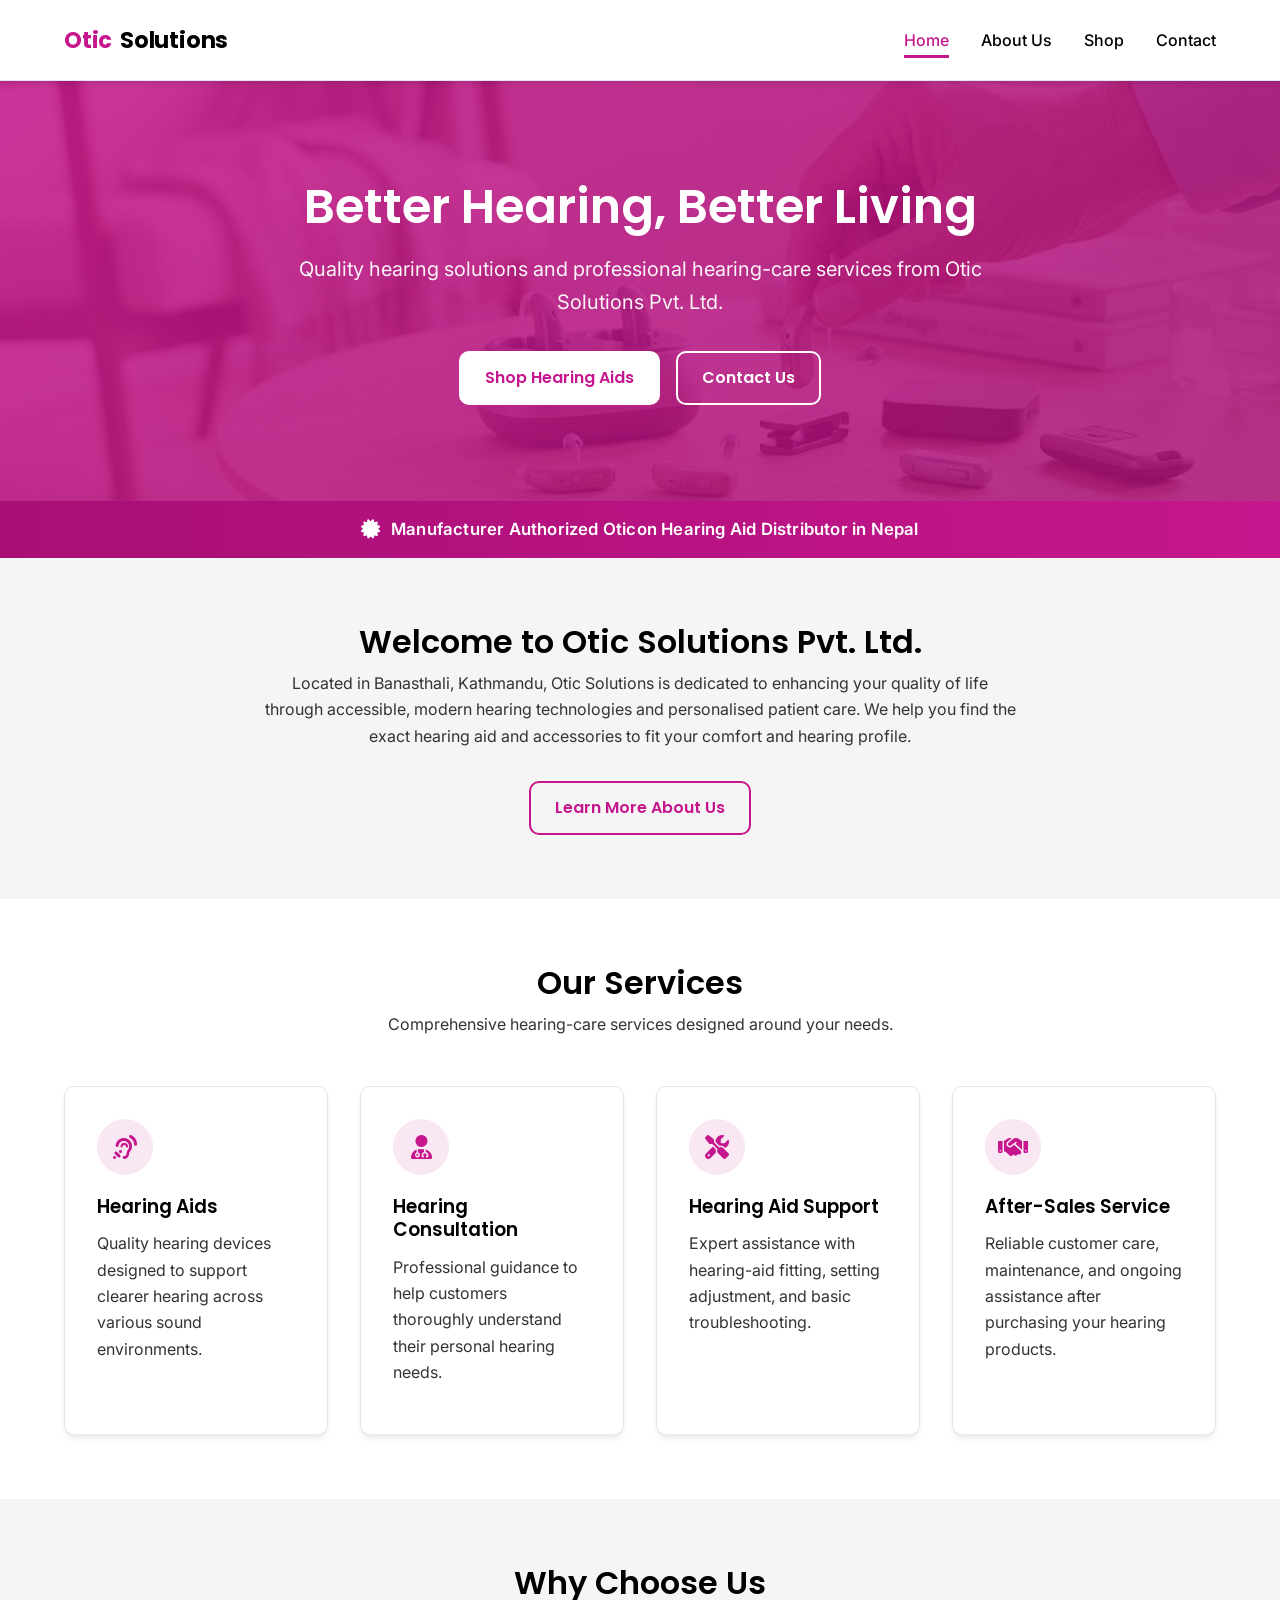
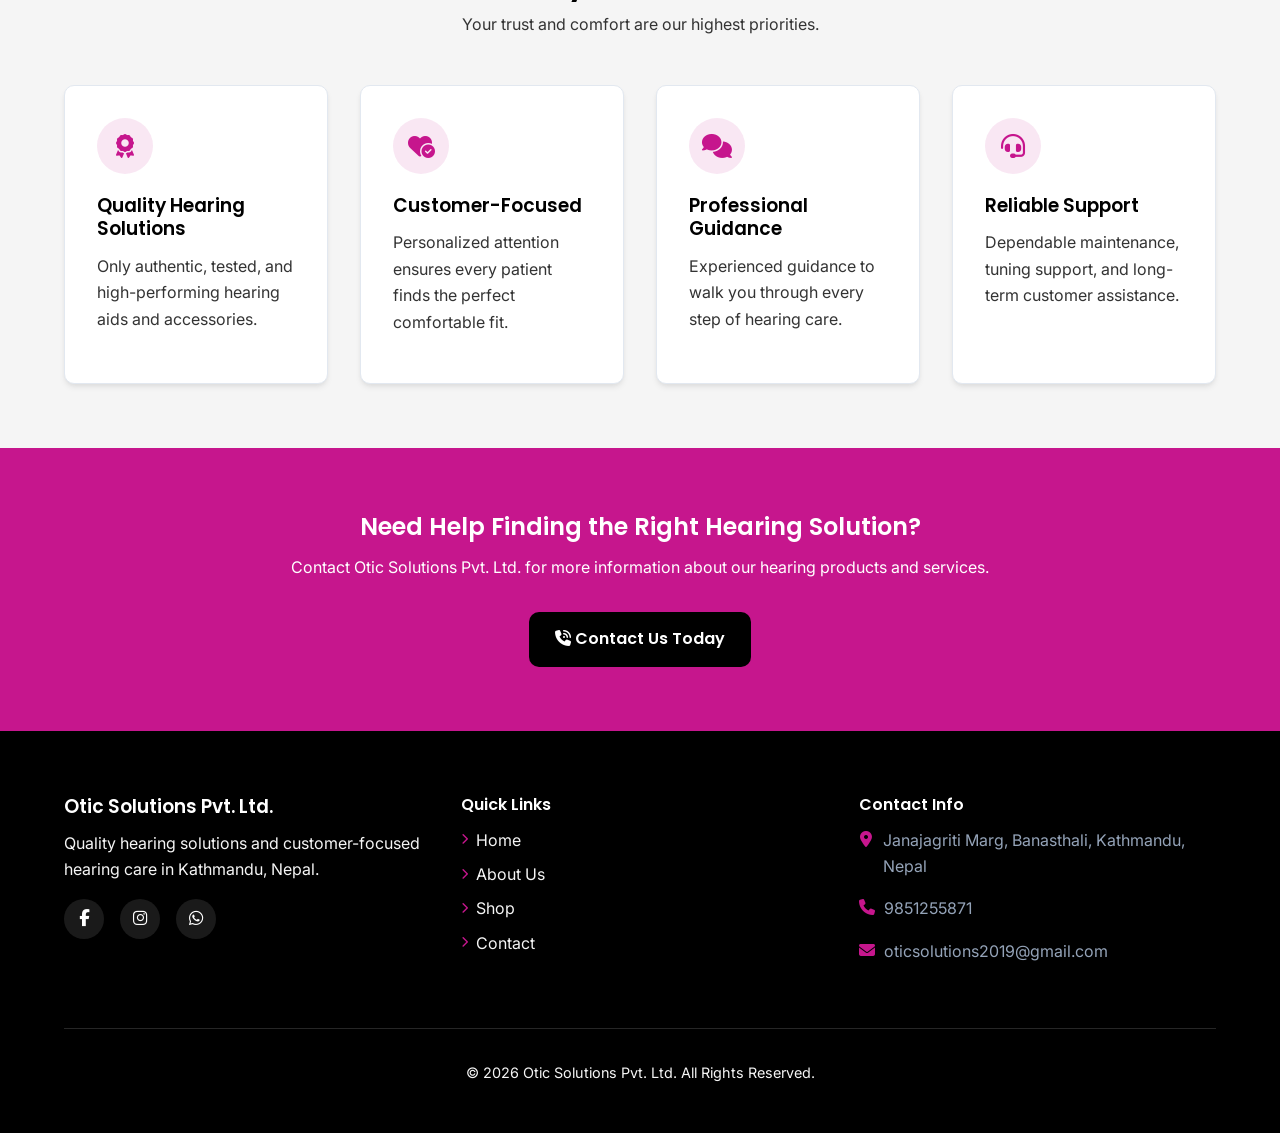
<file: index.html>
<!doctype html>
<html lang="en">
  <head>
    <meta charset="UTF-8" />
    <meta name="viewport" content="width=device-width, initial-scale=1.0" />
    <meta
      name="description"
      content="Otic Solutions Pvt. Ltd. provides quality hearing aids and expert hearing care services in Banasthali, Kathmandu, Nepal."
    />
    <title>Otic Solutions Pvt. Ltd.</title>
    <link rel="preconnect" href="https://fonts.googleapis.com" />
    <link rel="preconnect" href="https://fonts.gstatic.com" crossorigin />
    <link
      href="https://fonts.googleapis.com/css2?family=Inter:wght@400;500;600&family=Poppins:wght@600;700;800&display=swap"
      rel="stylesheet"
    />
    <link
      rel="stylesheet"
      href="https://cdnjs.cloudflare.com/ajax/libs/font-awesome/6.5.2/css/all.min.css"
      crossorigin="anonymous"
      referrerpolicy="no-referrer"
    />
    <link rel="stylesheet" href="css/style.css?v=3" />
  </head>
  <body>
    <header class="header">
      <div class="container nav-container">
        <a href="index.html" class="logo">Otic <span>Solutions</span></a>
        <button
          class="hamburger"
          id="hamburger-btn"
          aria-label="Toggle navigation"
        >
          <span></span>
          <span></span>
          <span></span>
        </button>
        <ul class="nav-menu" id="nav-menu">
          <li><a href="index.html" class="nav-link active">Home</a></li>
          <li><a href="about.html" class="nav-link">About Us</a></li>
          <li><a href="shop.html" class="nav-link">Shop</a></li>
          <li><a href="contact.html" class="nav-link">Contact</a></li>
        </ul>
      </div>
    </header>

    <section class="hero">
      <div class="container hero-content">
        <h1>Better Hearing, Better Living</h1>
        <p>
          Quality hearing solutions and professional hearing-care services from
          Otic Solutions Pvt. Ltd.
        </p>
        <div class="hero-buttons">
          <a href="shop.html" class="btn btn-primary">Shop Hearing Aids</a>
          <a
            href="contact.html"
            class="btn btn-outline"
            style="color: white; border-color: white"
            >Contact Us</a
          >
        </div>
      </div>
    </section>

    <div class="trust-badge">
      <div class="container trust-badge-inner">
        <i class="fa-solid fa-certificate"></i>
        <span
          >Manufacturer Authorized Oticon Hearing Aid Distributor in Nepal</span
        >
      </div>
    </div>

    <section class="section">
      <div class="container" style="text-align: center; max-width: 800px">
        <h2 class="section-title">Welcome to Otic Solutions Pvt. Ltd.</h2>
        <p>
          Located in Banasthali, Kathmandu, Otic Solutions is dedicated to
          enhancing your quality of life through accessible, modern hearing
          technologies and personalised patient care. We help you find the exact
          hearing aid and accessories to fit your comfort and hearing profile.
        </p>
        <a href="about.html" class="btn btn-outline" style="margin-top: 1rem"
          >Learn More About Us</a
        >
      </div>
    </section>

    <section class="section" style="background-color: #fff">
      <div class="container">
        <h2 class="section-title">Our Services</h2>
        <p class="section-subtitle">
          Comprehensive hearing-care services designed around your needs.
        </p>
        <div class="grid grid-4">
          <div class="card">
            <div class="card-icon"><i class="fa-solid fa-ear-listen"></i></div>
            <h3>Hearing Aids</h3>
            <p>
              Quality hearing devices designed to support clearer hearing across
              various sound environments.
            </p>
          </div>
          <div class="card">
            <div class="card-icon"><i class="fa-solid fa-user-doctor"></i></div>
            <h3>Hearing Consultation</h3>
            <p>
              Professional guidance to help customers thoroughly understand
              their personal hearing needs.
            </p>
          </div>
          <div class="card">
            <div class="card-icon">
              <i class="fa-solid fa-screwdriver-wrench"></i>
            </div>
            <h3>Hearing Aid Support</h3>
            <p>
              Expert assistance with hearing-aid fitting, setting adjustment,
              and basic troubleshooting.
            </p>
          </div>
          <div class="card">
            <div class="card-icon"><i class="fa-solid fa-handshake"></i></div>
            <h3>After-Sales Service</h3>
            <p>
              Reliable customer care, maintenance, and ongoing assistance after
              purchasing your hearing products.
            </p>
          </div>
        </div>
      </div>
    </section>

    <section class="section">
      <div class="container">
        <h2 class="section-title">Why Choose Us</h2>
        <p class="section-subtitle">
          Your trust and comfort are our highest priorities.
        </p>
        <div class="grid grid-4">
          <div class="card">
            <div class="card-icon"><i class="fa-solid fa-award"></i></div>
            <h3>Quality Hearing Solutions</h3>
            <p>
              Only authentic, tested, and high-performing hearing aids and
              accessories.
            </p>
          </div>
          <div class="card">
            <div class="card-icon">
              <i class="fa-solid fa-heart-circle-check"></i>
            </div>
            <h3>Customer-Focused</h3>
            <p>
              Personalized attention ensures every patient finds the perfect
              comfortable fit.
            </p>
          </div>
          <div class="card">
            <div class="card-icon"><i class="fa-solid fa-comments"></i></div>
            <h3>Professional Guidance</h3>
            <p>
              Experienced guidance to walk you through every step of hearing
              care.
            </p>
          </div>
          <div class="card">
            <div class="card-icon"><i class="fa-solid fa-headset"></i></div>
            <h3>Reliable Support</h3>
            <p>
              Dependable maintenance, tuning support, and long-term customer
              assistance.
            </p>
          </div>
        </div>
      </div>
    </section>

    <section class="section cta-section">
      <div class="container">
        <h2>Need Help Finding the Right Hearing Solution?</h2>
        <p>
          Contact Otic Solutions Pvt. Ltd. for more information about our
          hearing products and services.
        </p>
        <a href="contact.html" class="btn"
          ><i class="fa-solid fa-phone-volume"></i> Contact Us Today</a
        >
      </div>
    </section>

    <footer class="footer">
      <div class="container">
        <div class="footer-grid">
          <div>
            <h3>Otic Solutions Pvt. Ltd.</h3>
            <p>
              Quality hearing solutions and customer-focused hearing care in
              Kathmandu, Nepal.
            </p>
            <div class="social-links">
              <a
                href="https://www.facebook.com/oticonhearingaidnepal"
                target="_blank"
                rel="noopener"
                class="social-btn"
                aria-label="Facebook"
                ><i class="fa-brands fa-facebook-f"></i
              ></a>
              <a
                href="https://www.instagram.com/oticsolutions2019/"
                target="_blank"
                rel="noopener"
                class="social-btn"
                aria-label="Instagram"
                ><i class="fa-brands fa-instagram"></i
              ></a>
              <a
                href="https://wa.me/9779851255871"
                target="_blank"
                rel="noopener"
                class="social-btn"
                aria-label="WhatsApp"
                ><i class="fa-brands fa-whatsapp"></i
              ></a>
            </div>
          </div>
          <div>
            <h4>Quick Links</h4>
            <ul class="footer-links">
              <li>
                <a href="index.html"
                  ><i class="fa-solid fa-chevron-right"></i> Home</a
                >
              </li>
              <li>
                <a href="about.html"
                  ><i class="fa-solid fa-chevron-right"></i> About Us</a
                >
              </li>
              <li>
                <a href="shop.html"
                  ><i class="fa-solid fa-chevron-right"></i> Shop</a
                >
              </li>
              <li>
                <a href="contact.html"
                  ><i class="fa-solid fa-chevron-right"></i> Contact</a
                >
              </li>
            </ul>
          </div>
          <div>
            <h4>Contact Info</h4>
            <p class="footer-contact-item">
              <i class="fa-solid fa-location-dot"></i>
              <a
                href="https://maps.app.goo.gl/Ei35cJYQdCSMB6tg8"
                style="color: #94a3b8"
                >Janajagriti Marg, Banasthali, Kathmandu, Nepal</a
              >
            </p>
            <p class="footer-contact-item">
              <i class="fa-solid fa-phone"></i>
              <a href="tel:9851255871" style="color: #94a3b8">9851255871</a>
            </p>
            <p class="footer-contact-item">
              <i class="fa-solid fa-envelope"></i>
              <a
                href="mailto:oticsolutions2019@gmail.com"
                style="color: #94a3b8"
                >oticsolutions2019@gmail.com</a
              >
            </p>
          </div>
        </div>
        <div class="footer-bottom">
          <p>&copy; 2026 Otic Solutions Pvt. Ltd. All Rights Reserved.</p>
        </div>
      </div>
    </footer>

    <script src="js/script.js"></script>
  </body>
</html>
</file>
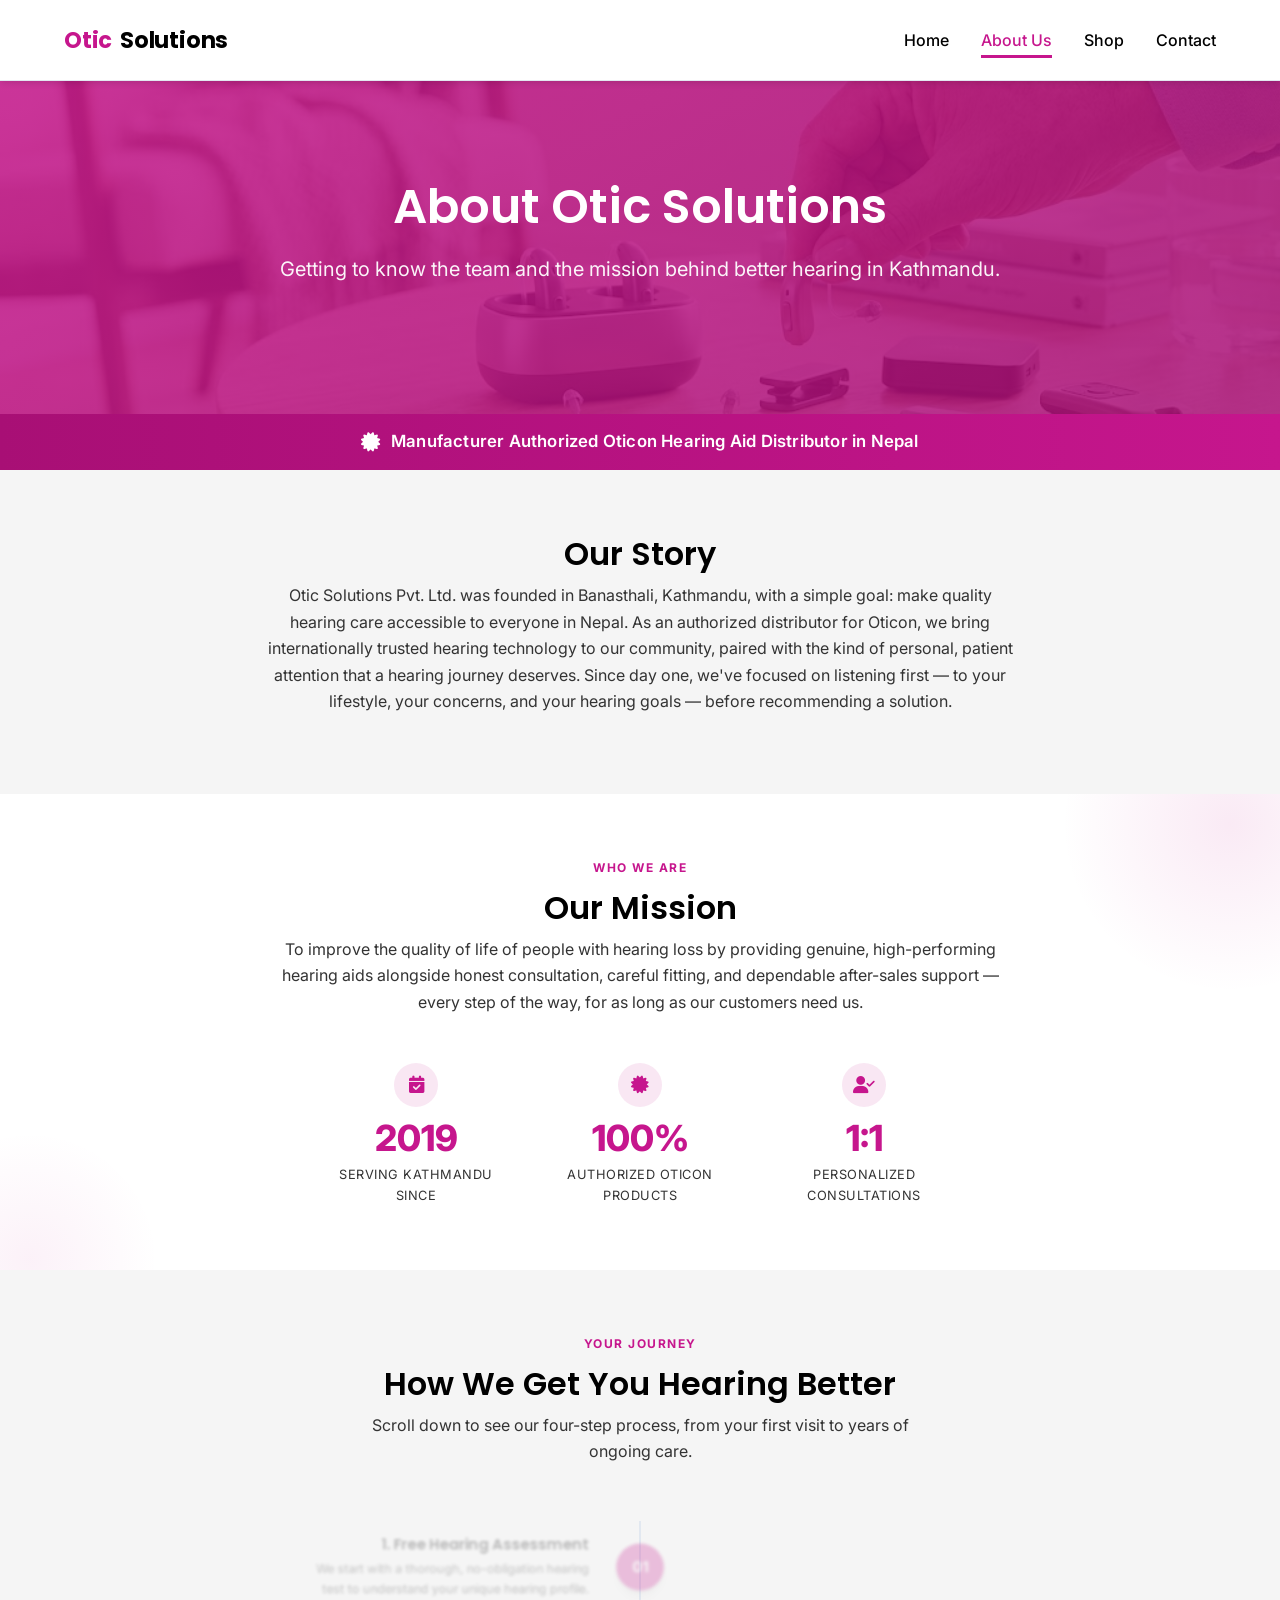
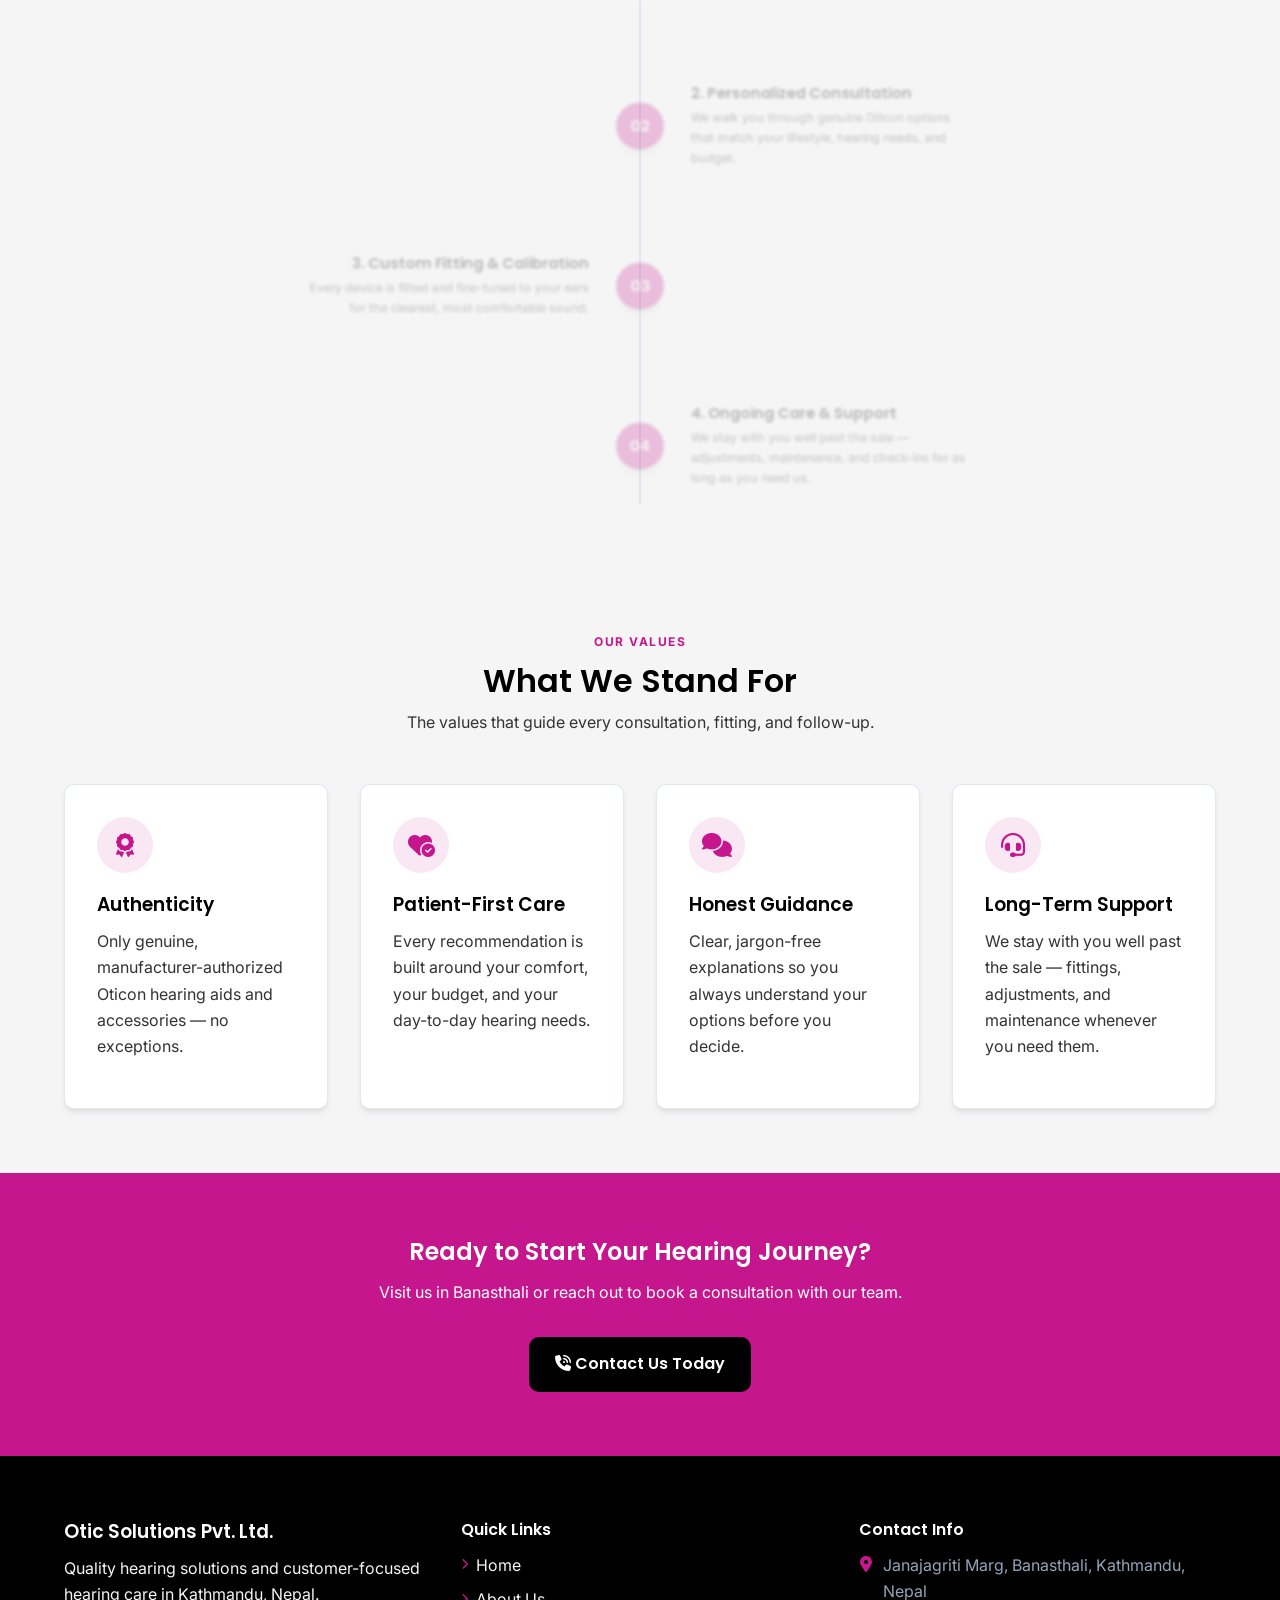
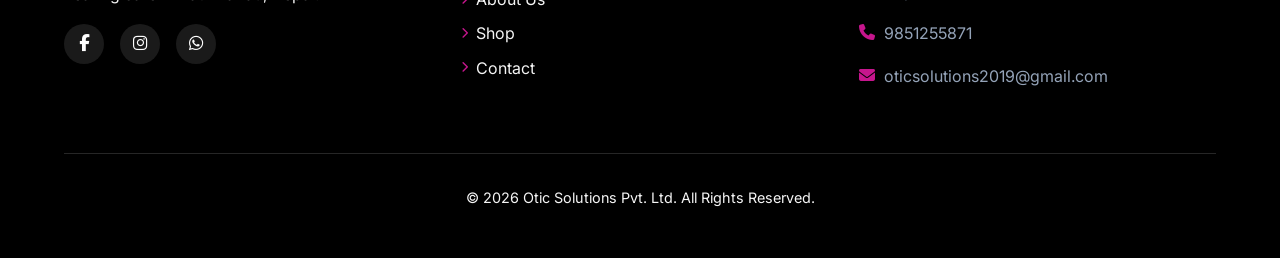
<file: about.html>
<!doctype html>
<html lang="en">
  <head>
    <meta charset="UTF-8" />
    <meta name="viewport" content="width=device-width, initial-scale=1.0" />
    <meta
      name="description"
      content="Learn about Otic Solutions Pvt. Ltd. — an authorized Oticon hearing aid distributor in Banasthali, Kathmandu, Nepal, dedicated to better hearing and better living."
    />
    <title>About Us | Otic Solutions Pvt. Ltd.</title>
    <link rel="preconnect" href="https://fonts.googleapis.com" />
    <link rel="preconnect" href="https://fonts.gstatic.com" crossorigin />
    <link
      href="https://fonts.googleapis.com/css2?family=Inter:wght@400;500;600&family=Poppins:wght@600;700;800&display=swap"
      rel="stylesheet"
    />
    <link
      rel="stylesheet"
      href="https://cdnjs.cloudflare.com/ajax/libs/font-awesome/6.5.2/css/all.min.css"
      crossorigin="anonymous"
      referrerpolicy="no-referrer"
    />
    <link rel="stylesheet" href="css/style.css?v=3" />
  </head>
  <body>
    <header class="header">
      <div class="container nav-container">
        <a href="index.html" class="logo">Otic <span>Solutions</span></a>
        <button
          class="hamburger"
          id="hamburger-btn"
          aria-label="Toggle navigation"
        >
          <span></span>
          <span></span>
          <span></span>
        </button>
        <ul class="nav-menu" id="nav-menu">
          <li><a href="index.html" class="nav-link active">Home</a></li>
          <li><a href="about.html" class="nav-link">About Us</a></li>
          <li><a href="shop.html" class="nav-link">Shop</a></li>
          <li><a href="contact.html" class="nav-link">Contact</a></li>
        </ul>
      </div>
    </header>

    <section class="hero">
      <div class="container hero-content">
        <h1>About Otic Solutions</h1>
        <p>
          Getting to know the team and the mission behind better hearing in
          Kathmandu.
        </p>
      </div>
    </section>

    <div class="trust-badge">
      <div class="container trust-badge-inner">
        <i class="fa-solid fa-certificate"></i>
        <span>Manufacturer Authorized Oticon Hearing Aid Distributor in Nepal</span>
      </div>
    </div>

    <section class="section">
      <div class="container" style="text-align: center; max-width: 800px">
        <h2 class="section-title">Our Story</h2>
        <p>
          Otic Solutions Pvt. Ltd. was founded in Banasthali, Kathmandu, with a
          simple goal: make quality hearing care accessible to everyone in
          Nepal. As an authorized distributor for Oticon, we bring
          internationally trusted hearing technology to our community, paired
          with the kind of personal, patient attention that a hearing journey
          deserves. Since day one, we've focused on listening first — to your
          lifestyle, your concerns, and your hearing goals — before
          recommending a solution.
        </p>
      </div>
    </section>

    <section class="section mission-section" style="background-color: #fff">
      <div class="container" style="text-align: center; max-width: 800px">
        <span class="eyebrow">Who We Are</span>
        <h2 class="section-title">Our Mission</h2>
        <p>
          To improve the quality of life of people with hearing loss by
          providing genuine, high-performing hearing aids alongside honest
          consultation, careful fitting, and dependable after-sales support —
          every step of the way, for as long as our customers need us.
        </p>
        <div class="stats-grid">
          <div class="stat-item">
            <div class="stat-icon"><i class="fa-solid fa-calendar-check"></i></div>
            <div class="stat-number">2019</div>
            <div class="stat-label">Serving Kathmandu Since</div>
          </div>
          <div class="stat-item">
            <div class="stat-icon"><i class="fa-solid fa-certificate"></i></div>
            <div class="stat-number">100%</div>
            <div class="stat-label">Authorized Oticon Products</div>
          </div>
          <div class="stat-item">
            <div class="stat-icon"><i class="fa-solid fa-user-check"></i></div>
            <div class="stat-number">1:1</div>
            <div class="stat-label">Personalized Consultations</div>
          </div>
        </div>
      </div>
    </section>

    <!-- 3D Zooming Scroll Timeline Section -->
    <section class="section timeline-section" style="background-color: var(--light-gray)">
      <div class="container">
        <div style="text-align: center; max-width: 700px; margin: 0 auto">
          <span class="eyebrow">Your Journey</span>
          <h2 class="section-title">How We Get You Hearing Better</h2>
          <p class="section-subtitle">
            Scroll down to see our four-step process, from your first visit
            to years of ongoing care.
          </p>
        </div>

        <div class="timeline-3d-container">
          <div class="timeline-connector"></div>

          <div class="timeline-steps">
            <!-- Step 1 -->
            <div class="timeline-item-3d timeline-row">
              <div class="timeline-text timeline-text-right">
                <h3>1. Free Hearing Assessment</h3>
                <p>
                  We start with a thorough, no-obligation hearing test to
                  understand your unique hearing profile.
                </p>
              </div>
              <div class="badge-3d">01</div>
              <div class="timeline-spacer"></div>
            </div>

            <!-- Step 2 -->
            <div class="timeline-item-3d timeline-row">
              <div class="timeline-spacer"></div>
              <div class="badge-3d">02</div>
              <div class="timeline-text timeline-text-left">
                <h3>2. Personalized Consultation</h3>
                <p>
                  We walk you through genuine Oticon options that match your
                  lifestyle, hearing needs, and budget.
                </p>
              </div>
            </div>

            <!-- Step 3 -->
            <div class="timeline-item-3d timeline-row">
              <div class="timeline-text timeline-text-right">
                <h3>3. Custom Fitting & Calibration</h3>
                <p>
                  Every device is fitted and fine-tuned to your ears for the
                  clearest, most comfortable sound.
                </p>
              </div>
              <div class="badge-3d">03</div>
              <div class="timeline-spacer"></div>
            </div>

            <!-- Step 4 -->
            <div class="timeline-item-3d timeline-row">
              <div class="timeline-spacer"></div>
              <div class="badge-3d">04</div>
              <div class="timeline-text timeline-text-left">
                <h3>4. Ongoing Care & Support</h3>
                <p>
                  We stay with you well past the sale — adjustments,
                  maintenance, and check-ins for as long as you need us.
                </p>
              </div>
            </div>
          </div>
        </div>
      </div>
    </section>

    <section class="section">
      <div class="container">
        <div style="text-align: center">
          <span class="eyebrow">Our Values</span>
        </div>
        <h2 class="section-title">What We Stand For</h2>
        <p class="section-subtitle">
          The values that guide every consultation, fitting, and follow-up.
        </p>
        <div class="grid grid-4">
          <div class="card fade-in-up">
            <div class="card-icon"><i class="fa-solid fa-award"></i></div>
            <h3>Authenticity</h3>
            <p>
              Only genuine, manufacturer-authorized Oticon hearing aids and
              accessories — no exceptions.
            </p>
          </div>
          <div class="card fade-in-up">
            <div class="card-icon"><i class="fa-solid fa-heart-circle-check"></i></div>
            <h3>Patient-First Care</h3>
            <p>
              Every recommendation is built around your comfort, your budget,
              and your day-to-day hearing needs.
            </p>
          </div>
          <div class="card fade-in-up">
            <div class="card-icon"><i class="fa-solid fa-comments"></i></div>
            <h3>Honest Guidance</h3>
            <p>
              Clear, jargon-free explanations so you always understand your
              options before you decide.
            </p>
          </div>
          <div class="card fade-in-up">
            <div class="card-icon"><i class="fa-solid fa-headset"></i></div>
            <h3>Long-Term Support</h3>
            <p>
              We stay with you well past the sale — fittings, adjustments, and
              maintenance whenever you need them.
            </p>
          </div>
        </div>
      </div>
    </section>

    <section class="section cta-section">
      <div class="container">
        <h2>Ready to Start Your Hearing Journey?</h2>
        <p>
          Visit us in Banasthali or reach out to book a consultation with our
          team.
        </p>
        <a href="contact.html" class="btn"
          ><i class="fa-solid fa-phone-volume"></i> Contact Us Today</a
        >
      </div>
    </section>

    <footer class="footer">
      <div class="container">
        <div class="footer-grid">
          <div>
            <h3>Otic Solutions Pvt. Ltd.</h3>
            <p>
              Quality hearing solutions and customer-focused hearing care in
              Kathmandu, Nepal.
            </p>
            <div class="social-links">
              <a
                href="https://www.facebook.com/oticonhearingaidnepal"
                target="_blank"
                rel="noopener"
                class="social-btn"
                aria-label="Facebook"
                ><i class="fa-brands fa-facebook-f"></i
              ></a>
              <a
                href="https://www.instagram.com/oticsolutions2019/"
                target="_blank"
                rel="noopener"
                class="social-btn"
                aria-label="Instagram"
                ><i class="fa-brands fa-instagram"></i
              ></a>
              <a
                href="https://wa.me/9779851255871"
                target="_blank"
                rel="noopener"
                class="social-btn"
                aria-label="WhatsApp"
                ><i class="fa-brands fa-whatsapp"></i
              ></a>
            </div>
          </div>
          <div>
            <h4>Quick Links</h4>
            <ul class="footer-links">
              <li>
                <a href="index.html"
                  ><i class="fa-solid fa-chevron-right"></i> Home</a
                >
              </li>
              <li>
                <a href="about.html"
                  ><i class="fa-solid fa-chevron-right"></i> About Us</a
                >
              </li>
              <li>
                <a href="shop.html"
                  ><i class="fa-solid fa-chevron-right"></i> Shop</a
                >
              </li>
              <li>
                <a href="contact.html"
                  ><i class="fa-solid fa-chevron-right"></i> Contact</a
                >
              </li>
            </ul>
          </div>
          <div>
            <h4>Contact Info</h4>
            <p class="footer-contact-item">
              <i class="fa-solid fa-location-dot"></i>
              <a
                href="https://maps.app.goo.gl/Ei35cJYQdCSMB6tg8"
                style="color: #94a3b8"
                >Janajagriti Marg, Banasthali, Kathmandu, Nepal</a
              >
            </p>
            <p class="footer-contact-item">
              <i class="fa-solid fa-phone"></i>
              <a href="tel:9851255871" style="color: #94a3b8">9851255871</a>
            </p>
            <p class="footer-contact-item">
              <i class="fa-solid fa-envelope"></i>
              <a
                href="mailto:oticsolutions2019@gmail.com"
                style="color: #94a3b8"
                >oticsolutions2019@gmail.com</a
              >
            </p>
          </div>
        </div>
        <div class="footer-bottom">
          <p>&copy; 2026 Otic Solutions Pvt. Ltd. All Rights Reserved.</p>
        </div>
      </div>
    </footer>

    <script src="js/script.js"></script>

    <!-- Scroll-driven effects: 3D timeline zoom + fade-in-up reveals -->
    <script>
      document.addEventListener("DOMContentLoaded", () => {
        // 3D Zooming Scroll Timeline
        const timelineItems = document.querySelectorAll(".timeline-item-3d");
        const timelineObserver = new IntersectionObserver(
          (entries) => {
            entries.forEach((entry) => {
              entry.target.classList.toggle("active-3d", entry.isIntersecting);
            });
          },
          { root: null, rootMargin: "-25% 0px -25% 0px", threshold: 0.2 },
        );
        timelineItems.forEach((item) => timelineObserver.observe(item));

        // Fade-in-up reveals for stat items and value cards
        const revealItems = document.querySelectorAll(
          ".fade-in-up, .stat-item",
        );
        const revealObserver = new IntersectionObserver(
          (entries) => {
            entries.forEach((entry) => {
              if (entry.isIntersecting) {
                entry.target.classList.add("in-view");
                revealObserver.unobserve(entry.target);
              }
            });
          },
          { root: null, rootMargin: "0px 0px -10% 0px", threshold: 0.15 },
        );
        revealItems.forEach((item) => revealObserver.observe(item));
      });
    </script>
  </body>
</html>
</file>
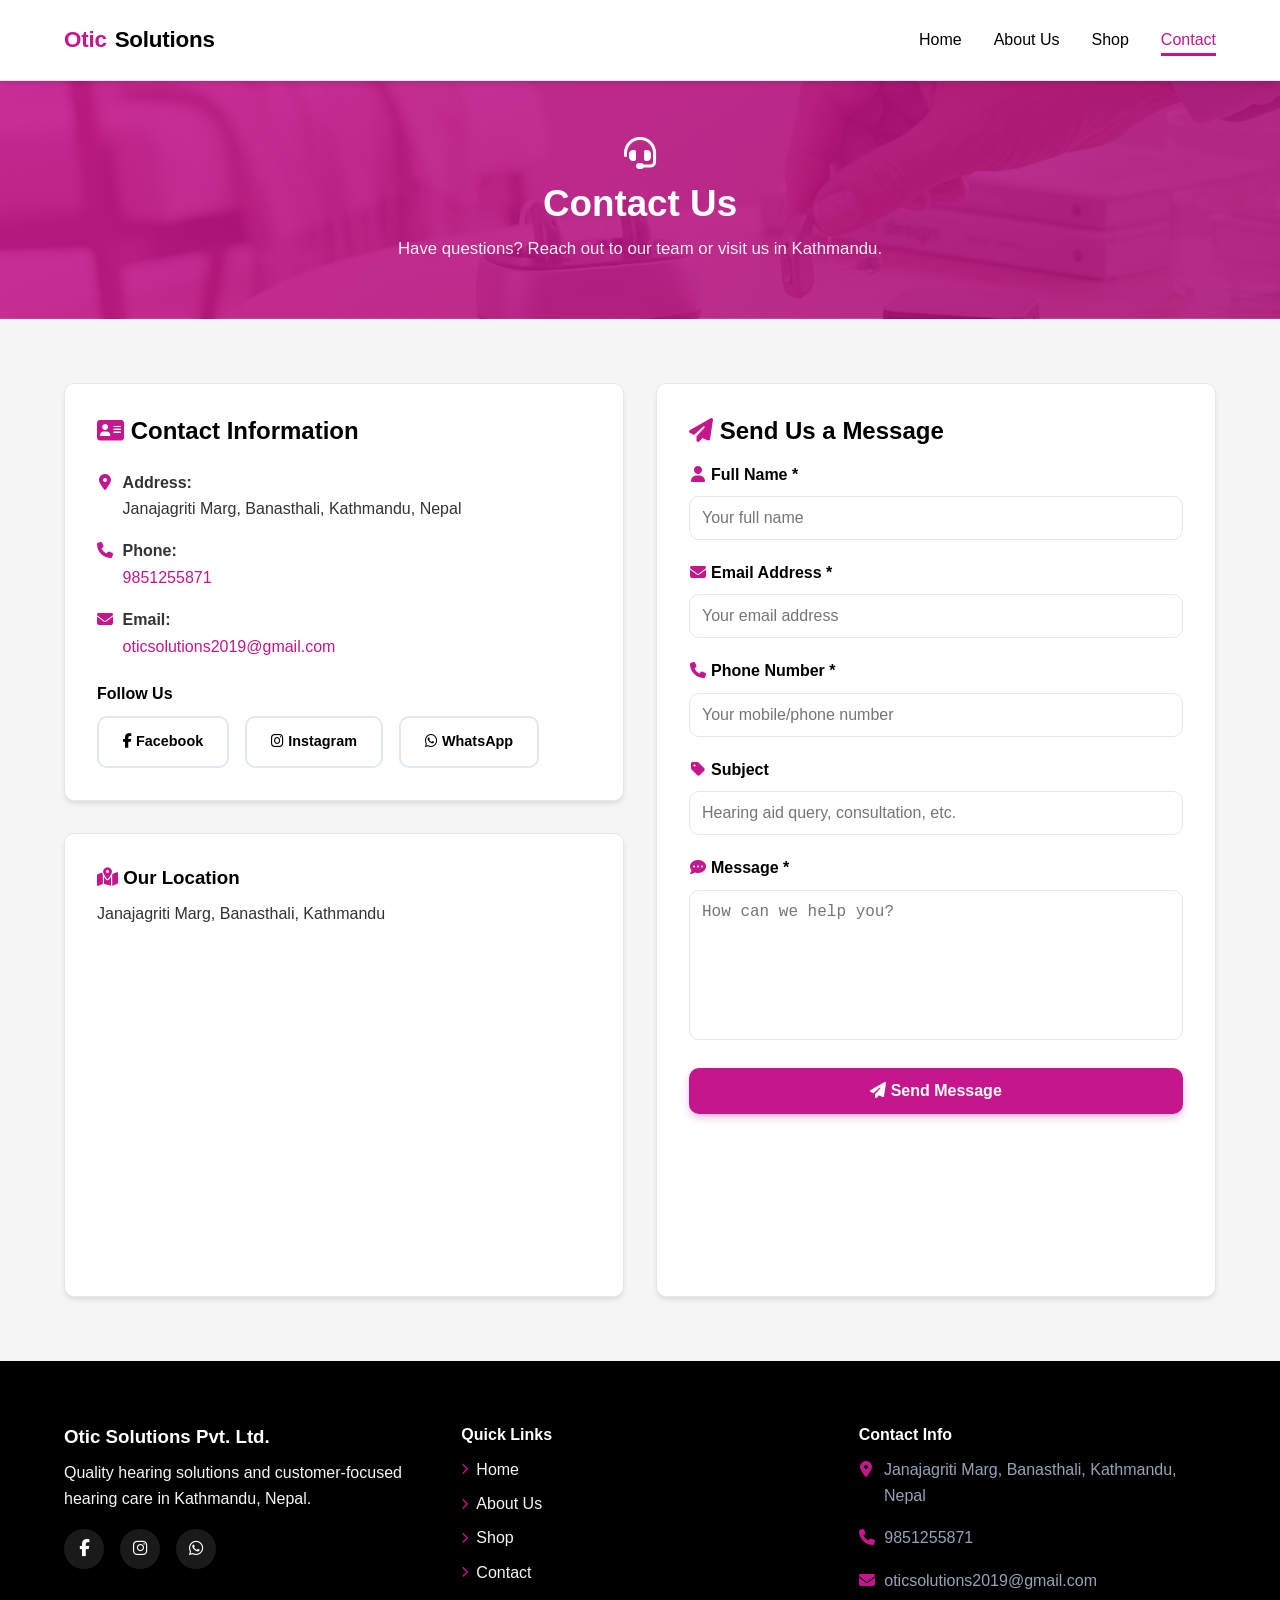
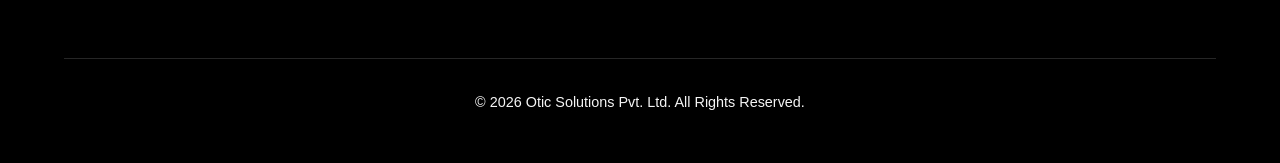
<file: contact.html>
<!doctype html>
<html lang="en">
  <head>
    <meta charset="UTF-8" />
    <meta name="viewport" content="width=device-width, initial-scale=1.0" />
    <meta
      name="description"
      content="Get in touch with Otic Solutions Pvt. Ltd. in Banasthali, Kathmandu for hearing inquiries and support."
    />
    <title>Contact Us | Otic Solutions Pvt. Ltd.</title>
    <link
      rel="stylesheet"
      href="https://cdnjs.cloudflare.com/ajax/libs/font-awesome/6.5.2/css/all.min.css"
      crossorigin="anonymous"
      referrerpolicy="no-referrer"
    />
    <link rel="stylesheet" href="css/style.css" />
    <style>
      /* Mobile-Compact Responsive Map Wrapper */
      .map-container {
        position: relative;
        width: 100%;
        height: 320px; /* Default desktop/tablet height */
        overflow: hidden;
        border-radius: 8px;
        margin-top: 1rem;
      }

      .map-container iframe {
        width: 100%;
        height: 100%;
        border: 0;
      }

      /* Compact adjustments for mobile screens */
      @media (max-width: 768px) {
        .map-container {
          height: 240px; /* Reduced height for small mobile screens */
        }
      }
    </style>
  </head>
  <body>
    <header class="header">
      <div class="container nav-container">
        <a href="index.html" class="logo">Otic <span>Solutions</span></a>
        <button
          class="hamburger"
          id="hamburger-btn"
          aria-label="Toggle navigation"
        >
          <span></span>
          <span></span>
          <span></span>
        </button>
        <ul class="nav-menu" id="nav-menu">
          <li><a href="index.html" class="nav-link active">Home</a></li>
          <li><a href="about.html" class="nav-link">About Us</a></li>
          <li><a href="shop.html" class="nav-link">Shop</a></li>
          <li><a href="contact.html" class="nav-link">Contact</a></li>
        </ul>
      </div>
    </header>

    <section class="page-header">
      <div class="container">
        <i class="fa-solid fa-headset"></i>
        <h1>Contact Us</h1>
        <p>
          Have questions? Reach out to our team or visit us in Kathmandu.
        </p>
      </div>
    </section>

    <section class="section">
      <div class="container">
        <div class="grid grid-2">
          <div>
            <div class="card" style="margin-bottom: 2rem">
              <h2><i class="fa-solid fa-address-card" style="color: var(--primary)"></i> Contact Information</h2>
              <div style="margin-top: 1.5rem">
                <p class="footer-contact-item" style="color: inherit">
                  <i class="fa-solid fa-location-dot"></i>
                  <span
                    ><strong>Address:</strong><br />Janajagriti Marg,
                    Banasthali, Kathmandu, Nepal</span
                  >
                </p>
                <p class="footer-contact-item" style="color: inherit">
                  <i class="fa-solid fa-phone"></i>
                  <span
                    ><strong>Phone:</strong><br /><a href="tel:9851255871"
                      >9851255871</a
                    ></span
                  >
                </p>
                <p class="footer-contact-item" style="color: inherit">
                  <i class="fa-solid fa-envelope"></i>
                  <span
                    ><strong>Email:</strong><br /><a
                      href="mailto:oticsolutions2019@gmail.com"
                      >oticsolutions2019@gmail.com</a
                    ></span
                  >
                </p>
              </div>
              <div style="margin-top: 1.5rem">
                <h4>Follow Us</h4>
                <div class="social-links" style="margin-top: 0.5rem">
                  <a
                    href="https://www.facebook.com/oticonhearingaidnepal"
                    target="_blank"
                    rel="noopener"
                    class="btn btn-secondary"
                    style="font-size: 0.9rem"
                    ><i class="fa-brands fa-facebook-f"></i> Facebook</a>
                  <a
                    href="https://www.instagram.com/oticsolutions2019/"
                    target="_blank"
                    rel="noopener"
                    class="btn btn-secondary"
                    style="font-size: 0.9rem"
                    ><i class="fa-brands fa-instagram"></i> Instagram</a>
                  <a
                    href="https://wa.me/9779851255871"
                    target="_blank"
                    rel="noopener"
                    class="btn btn-secondary"
                    style="font-size: 0.9rem"
                    ><i class="fa-brands fa-whatsapp"></i> WhatsApp</a>
                </div>
              </div>
            </div>

            <div class="card">
              <h3><i class="fa-solid fa-map-location-dot" style="color: var(--primary)"></i> Our Location</h3>
              <p>Janajagriti Marg, Banasthali, Kathmandu</p>
              <div class="map-container">
                <iframe
                  src="https://www.google.com/maps/embed?pb=!1m18!1m12!1m3!1d3531.6024288573885!2d85.29571659999999!3d27.729559!2m3!1f0!2f0!3f0!3m2!1i1024!2i768!4f13.1!3m3!1m2!1s0x39eb19c42c99eeff%3A0x2d2d976134bfde73!2sOtic%20Solutions%20Pvt.%20Ltd.!5e0!3m2!1sen!2snp!4v1788274538569!5m2!1sen!2snp"
                  allowfullscreen=""
                  loading="lazy"
                  referrerpolicy="strict-origin-when-cross-origin"
                ></iframe>
              </div>
            </div>
          </div>

          <div class="card">
            <h2><i class="fa-solid fa-paper-plane" style="color: var(--primary)"></i> Send Us a Message</h2>
            <div id="contact-alert"></div>
            <form id="contact-form" style="margin-top: 1rem">
              <div class="form-group">
                <label for="contact-name"
                  ><i class="fa-solid fa-user"></i> Full Name *</label
                >
                <input
                  type="text"
                  id="contact-name"
                  placeholder="Your full name"
                  required
                />
              </div>
              <div class="form-group">
                <label for="contact-email"
                  ><i class="fa-solid fa-envelope"></i> Email Address *</label
                >
                <input
                  type="email"
                  id="contact-email"
                  placeholder="Your email address"
                  required
                />
              </div>
              <div class="form-group">
                <label for="contact-phone"
                  ><i class="fa-solid fa-phone"></i> Phone Number *</label
                >
                <input
                  type="tel"
                  id="contact-phone"
                  placeholder="Your mobile/phone number"
                  required
                />
              </div>
              <div class="form-group">
                <label for="contact-subject"
                  ><i class="fa-solid fa-tag"></i> Subject</label
                >
                <input
                  type="text"
                  id="contact-subject"
                  placeholder="Hearing aid query, consultation, etc."
                />
              </div>
              <div class="form-group">
                <label for="contact-message"
                  ><i class="fa-solid fa-comment-dots"></i> Message *</label
                >
                <textarea
                  id="contact-message"
                  placeholder="How can we help you?"
                  required
                ></textarea>
              </div>
              <button type="submit" class="btn btn-primary" style="width: 100%">
                <i class="fa-solid fa-paper-plane"></i> Send Message
              </button>
              <button
                type="button"
                id="contact-edit-btn"
                class="btn btn-outline"
                style="width: 100%; margin-top: 0.75rem; display: none"
              >
                <i class="fa-solid fa-pen"></i> Edit & Send Another Message
              </button>
            </form>
          </div>
        </div>
      </div>
    </section>

    <footer class="footer">
      <div class="container">
        <div class="footer-grid">
          <div>
            <h3>Otic Solutions Pvt. Ltd.</h3>
            <p>
              Quality hearing solutions and customer-focused hearing care in
              Kathmandu, Nepal.
            </p>
            <div class="social-links">
              <a
                href="https://www.facebook.com/oticonhearingaidnepal"
                target="_blank"
                rel="noopener"
                class="social-btn"
                aria-label="Facebook"
                ><i class="fa-brands fa-facebook-f"></i
              ></a>
              <a
                href="https://www.instagram.com/oticsolutions2019/"
                target="_blank"
                rel="noopener"
                class="social-btn"
                aria-label="Instagram"
                ><i class="fa-brands fa-instagram"></i
              ></a>
              <a
                href="https://wa.me/9779851255871"
                target="_blank"
                rel="noopener"
                class="social-btn"
                aria-label="WhatsApp"
                ><i class="fa-brands fa-whatsapp"></i
              ></a>
            </div>
          </div>
          <div>
            <h4>Quick Links</h4>
            <ul class="footer-links">
              <li>
                <a href="index.html"
                  ><i class="fa-solid fa-chevron-right"></i> Home</a
                >
              </li>
              <li>
                <a href="about.html"
                  ><i class="fa-solid fa-chevron-right"></i> About Us</a
                >
              </li>
              <li>
                <a href="shop.html"
                  ><i class="fa-solid fa-chevron-right"></i> Shop</a
                >
              </li>
              <li>
                <a href="contact.html"
                  ><i class="fa-solid fa-chevron-right"></i> Contact</a
                >
              </li>
            </ul>
          </div>
          <div>
            <h4>Contact Info</h4>
            <p class="footer-contact-item">
              <i class="fa-solid fa-location-dot"></i>
              <a
                href="https://maps.app.goo.gl/Ei35cJYQdCSMB6tg8"
                style="color: #94a3b8"
                >Janajagriti Marg, Banasthali, Kathmandu, Nepal</a
              >
            </p>
            <p class="footer-contact-item">
              <i class="fa-solid fa-phone"></i>
              <a href="tel:9851255871" style="color: #94a3b8">9851255871</a>
            </p>
            <p class="footer-contact-item">
              <i class="fa-solid fa-envelope"></i>
              <a
                href="mailto:oticsolutions2019@gmail.com"
                style="color: #94a3b8"
                >oticsolutions2019@gmail.com</a
              >
            </p>
          </div>
        </div>
        <div class="footer-bottom">
          <p>&copy; 2026 Otic Solutions Pvt. Ltd. All Rights Reserved.</p>
        </div>
      </div>
    </footer>

    <script src="js/script.js"></script>
    <script src="js/contact.js"></script>
  </body>
</html>
</file>
<file: css/style.css>
/* ==========================================================================
   Otic Solutions Pvt. Ltd. - Main Stylesheet
   Theme: Oticon Magenta Palette (#C6168D)
   Type: Poppins (headings) / Inter (body) — loaded via Google Fonts in <head>
   ========================================================================== */

:root {
  --primary: #C6168D;
  --primary-dark: #A80F75;
  --black: #000000;
  --white: #FFFFFF;
  --light-gray: #F5F5F5;
  --border: #e2e8f0;
  --slate: #333333;
  --font-body: "Inter", -apple-system, BlinkMacSystemFont, "Segoe UI", Roboto, Helvetica, Arial, sans-serif;
  --font-heading: "Poppins", "Inter", -apple-system, BlinkMacSystemFont, "Segoe UI", Roboto, Helvetica, Arial, sans-serif;
  --shadow: 0 4px 6px -1px rgba(0, 0, 0, 0.08), 0 2px 4px -1px rgba(0, 0, 0, 0.04);
  --shadow-lg: 0 10px 15px -3px rgba(0, 0, 0, 0.12), 0 4px 6px -2px rgba(0, 0, 0, 0.05);
  --radius: 10px;
  --transition: all 0.25s ease;
}

* {
  box-sizing: border-box;
  margin: 0;
  padding: 0;
}

html {
  scroll-behavior: smooth;
}

body {
  font-family: var(--font-body);
  color: var(--slate);
  background-color: var(--light-gray);
  line-height: 1.65;
  display: flex;
  flex-direction: column;
  min-height: 100vh;
  -webkit-font-smoothing: antialiased;
}

a {
  color: var(--primary);
  text-decoration: none;
  transition: var(--transition);
}

a:hover {
  color: var(--primary-dark);
}

img {
  max-width: 100%;
  height: auto;
  display: block;
}

/* Visible keyboard focus for accessibility */
a:focus-visible,
button:focus-visible,
input:focus-visible,
textarea:focus-visible,
select:focus-visible {
  outline: 2px solid var(--primary);
  outline-offset: 2px;
}

/* Typography */
h1, h2, h3, h4 {
  font-family: var(--font-heading);
  color: var(--black);
  line-height: 1.25;
  margin-bottom: 0.75rem;
  font-weight: 600;
}

p {
  margin-bottom: 1rem;
}

/* Layout Container */
.container {
  width: 100%;
  max-width: 1200px;
  margin: 0 auto;
  padding: 0 1.5rem;
}

/* Section Styling */
.section {
  padding: 4rem 0;
}

.section-title {
  text-align: center;
  font-size: 2rem;
  margin-bottom: 0.5rem;
}

.section-subtitle {
  text-align: center;
  color: var(--slate);
  margin-bottom: 3rem;
  max-width: 600px;
  margin-left: auto;
  margin-right: auto;
}

/* Buttons */
.btn {
  display: inline-block;
  padding: 0.75rem 1.5rem;
  font-size: 1rem;
  font-weight: 600;
  font-family: var(--font-heading);
  border-radius: var(--radius);
  border: 2px solid transparent;
  cursor: pointer;
  transition: var(--transition);
  text-align: center;
}

.btn-primary {
  background-color: var(--primary);
  color: var(--white);
  box-shadow: 0 4px 10px -2px rgba(198, 22, 141, 0.4);
}

.btn-primary:hover {
  background-color: var(--primary-dark);
  color: var(--white);
  transform: translateY(-2px);
  box-shadow: 0 8px 16px -4px rgba(198, 22, 141, 0.45);
}

.btn-outline {
  background-color: transparent;
  border-color: var(--primary);
  color: var(--primary);
}

.btn-outline:hover {
  background-color: var(--primary);
  color: var(--white);
  transform: translateY(-2px);
}

.btn-secondary {
  background-color: var(--white);
  color: var(--black);
  border-color: var(--border);
}

.btn-secondary:hover {
  background-color: var(--border);
}

/* Navigation Bar */
.header {
  background-color: var(--white);
  border-bottom: 1px solid var(--border);
  position: sticky;
  top: 0;
  z-index: 1000;
  box-shadow: var(--shadow);
}

.nav-container {
  display: flex;
  justify-content: space-between;
  align-items: center;
  height: 80px;
}

.logo {
  font-family: var(--font-heading);
  font-size: 1.4rem;
  font-weight: 700;
  letter-spacing: -0.01em;
  color: var(--primary);
  display: flex;
  align-items: center;
  gap: 0.5rem;
}

.logo span {
  color: var(--black);
}

.nav-menu {
  display: flex;
  list-style: none;
  align-items: center;
  gap: 2rem;
}

.nav-link {
  color: var(--black);
  font-weight: 500;
  padding: 0.5rem 0;
  position: relative;
}

.nav-link:hover,
.nav-link.active {
  color: var(--primary);
}

.nav-link.active::after {
  content: "";
  position: absolute;
  bottom: 0;
  left: 0;
  width: 100%;
  height: 3px;
  background-color: var(--primary);
}

.cart-icon-btn {
  position: relative;
  background: none;
  border: none;
  cursor: pointer;
  font-size: 1.1rem;
  font-weight: 600;
  color: var(--black);
  display: flex;
  align-items: center;
  gap: 0.3rem;
}

.cart-icon-btn:hover {
  color: var(--primary);
}

.cart-badge {
  background-color: var(--primary);
  color: var(--white);
  font-size: 0.75rem;
  padding: 0.15rem 0.5rem;
  border-radius: 999px;
}

.hamburger {
  display: none;
  background: none;
  border: none;
  cursor: pointer;
  flex-direction: column;
  gap: 5px;
}

.hamburger span {
  width: 25px;
  height: 3px;
  background-color: var(--black);
  border-radius: 2px;
  transition: var(--transition);
  transform-origin: center;
}

.hamburger.active span:nth-child(1) {
  transform: translateY(8px) rotate(45deg);
}

.hamburger.active span:nth-child(2) {
  opacity: 0;
}

.hamburger.active span:nth-child(3) {
  transform: translateY(-8px) rotate(-45deg);
}

/* Hero Section */
.hero {
  background-color: var(--primary);
  background-image: linear-gradient(
      135deg,
      rgba(198, 22, 141, 0.85),
      rgba(168, 15, 117, 0.85)
    ),
    url('../img/background.png');
  background-size: cover, 100%;
  background-position: center, center;
  background-repeat: no-repeat, no-repeat;
  color: var(--white);
  padding: 6rem 0;
  text-align: center;
}

.hero-content {
  max-width: 800px;
  margin: 0 auto;
}

.hero h1 {
  color: var(--white);
  font-size: 3rem;
  margin-bottom: 1rem;
}

.hero p {
  font-size: 1.25rem;
  margin-bottom: 2rem;
  opacity: 0.95;
}

.hero-buttons {
  display: flex;
  gap: 1rem;
  justify-content: center;
  flex-wrap: wrap;
}

/* Hero buttons need their own contrast rules since the hero background
   is the same pink as --primary, which made .btn-primary blend in. */
.hero-buttons .btn-primary {
  background-color: var(--white);
  color: var(--primary);
}

.hero-buttons .btn-primary:hover {
  background-color: var(--primary-dark);
  color: var(--white);
}

.hero-buttons .btn-outline {
  background-color: transparent;
  color: var(--white);
  border-color: var(--white);
}

.hero-buttons .btn-outline:hover {
  background-color: var(--white);
  color: var(--primary);
  border-color: var(--white);
}

/* Grid Layouts */
.grid {
  display: grid;
  gap: 2rem;
}

.grid-2 { grid-template-columns: repeat(2, 1fr); }
.grid-3 { grid-template-columns: repeat(3, 1fr); }
.grid-4 { grid-template-columns: repeat(4, 1fr); }

/* Cards */
.card {
  background: var(--white);
  padding: 2rem;
  border-radius: var(--radius);
  border: 1px solid var(--border);
  box-shadow: var(--shadow);
  transition: var(--transition);
}

.card:hover {
  transform: translateY(-4px);
  box-shadow: var(--shadow-lg);
  border-color: rgba(198, 22, 141, 0.3);
}

.card-icon {
  width: 56px;
  height: 56px;
  display: flex;
  align-items: center;
  justify-content: center;
  border-radius: 50%;
  background: rgba(198, 22, 141, 0.1);
  font-size: 1.5rem;
  color: var(--primary);
  margin-bottom: 1.25rem;
}

/* Eyebrow / Kicker Label */
.eyebrow {
  display: block;
  font-size: 0.75rem;
  font-weight: 700;
  text-transform: uppercase;
  letter-spacing: 1.5px;
  color: var(--primary);
  margin-bottom: 0.6rem;
}

/* ==========================================================================
   Mission Section - Decorative Background, Stats & 3D Scroll Timeline
   ========================================================================== */

.mission-section {
  position: relative;
  overflow: hidden;
}

.mission-section::before,
.mission-section::after {
  content: "";
  position: absolute;
  border-radius: 50%;
  pointer-events: none;
  z-index: 0;
}

.mission-section::before {
  width: 340px;
  height: 340px;
  top: -140px;
  right: -120px;
  background: radial-gradient(circle, rgba(198, 22, 141, 0.09), transparent 70%);
}

.mission-section::after {
  width: 260px;
  height: 260px;
  bottom: -120px;
  left: -100px;
  background: radial-gradient(circle, rgba(198, 22, 141, 0.06), transparent 70%);
}

.mission-section .container {
  position: relative;
  z-index: 1;
}

.stats-grid {
  display: grid;
  grid-template-columns: repeat(3, 1fr);
  gap: 2rem;
  max-width: 640px;
  margin: 3rem auto 0;
}

.stat-item {
  opacity: 0;
  transform: translateY(24px);
  transition: opacity 0.6s ease, transform 0.6s ease;
}

.stat-item.in-view {
  opacity: 1;
  transform: translateY(0);
}

.stat-icon {
  width: 44px;
  height: 44px;
  margin: 0 auto 0.75rem;
  border-radius: 50%;
  background: rgba(198, 22, 141, 0.1);
  color: var(--primary);
  display: flex;
  align-items: center;
  justify-content: center;
  font-size: 1.1rem;
}

.stat-number {
  font-size: 2.25rem;
  font-weight: 800;
  color: var(--primary);
  line-height: 1.1;
}

.stat-label {
  font-size: 0.8rem;
  color: var(--slate);
  text-transform: uppercase;
  letter-spacing: 0.5px;
  margin-top: 0.35rem;
}

/* --- 3D Zooming Scroll Timeline --- */

.timeline-section {
  position: relative;
}

.timeline-3d-container {
  position: relative;
  max-width: 780px;
  margin: 3.5rem auto 0;
  padding: 0.5rem 0;
  perspective: 1200px;
}

.timeline-connector {
  position: absolute;
  top: 0;
  bottom: 0;
  left: 50%;
  width: 2px;
  background: var(--border);
  transform: translateX(-50%);
}

.timeline-steps {
  position: relative;
  display: flex;
  flex-direction: column;
  gap: 4.5rem;
}

.timeline-row {
  position: relative;
  display: flex;
  align-items: center;
  gap: 2rem;
}

.timeline-text {
  flex: 1;
}

.timeline-text-right { text-align: right; }
.timeline-text-left { text-align: left; }

.timeline-text h3 {
  font-size: 1.1rem;
  margin-bottom: 0.4rem;
}

.timeline-text p {
  font-size: 0.9rem;
  color: var(--slate);
  margin-bottom: 0;
}

.timeline-spacer {
  flex: 1;
}

.badge-3d {
  width: 56px;
  height: 56px;
  border-radius: 50%;
  background-color: var(--primary);
  color: var(--white);
  display: flex;
  align-items: center;
  justify-content: center;
  font-weight: 700;
  font-size: 1.1rem;
  box-shadow: var(--shadow-lg);
  z-index: 2;
  flex-shrink: 0;
  transition: transform 0.5s ease, box-shadow 0.5s ease, background-color 0.5s ease;
}

/* Enable 3D perspective depth on scroll */
.timeline-item-3d {
  opacity: 0.25;
  transform: scale(0.85) translateZ(-80px) rotateX(8deg);
  filter: blur(2px);
  transition: transform 0.6s cubic-bezier(0.16, 1, 0.3, 1),
              opacity 0.6s cubic-bezier(0.16, 1, 0.3, 1),
              filter 0.6s cubic-bezier(0.16, 1, 0.3, 1);
  will-change: transform, opacity, filter;
}

.timeline-item-3d.active-3d {
  opacity: 1;
  transform: scale(1.06) translateZ(40px) rotateX(0deg);
  filter: blur(0px);
}

.timeline-item-3d.active-3d .badge-3d {
  transform: scale(1.25);
  box-shadow: 0 0 25px rgba(198, 22, 141, 0.55), 0 10px 20px rgba(0, 0, 0, 0.15);
  background-color: var(--primary-dark);
}

@media (prefers-reduced-motion: reduce) {
  .timeline-item-3d {
    opacity: 1;
    transform: none;
    filter: none;
    transition: none;
  }
  .stat-item {
    opacity: 1;
    transform: none;
  }
}

@media (max-width: 768px) {
  .timeline-connector {
    left: 28px;
  }

  .timeline-row {
    flex-direction: column;
    align-items: flex-start;
    padding-left: 68px;
  }

  .timeline-spacer {
    display: none;
  }

  .badge-3d {
    position: absolute;
    left: 0;
    top: 0;
  }

  .timeline-text-right,
  .timeline-text-left {
    text-align: left;
  }

  .stats-grid {
    gap: 1.25rem;
  }
}

@media (max-width: 480px) {
  .stats-grid {
    grid-template-columns: 1fr;
    gap: 1.5rem;
    max-width: 260px;
  }
}

/* Scroll fade-in for value cards */
.fade-in-up {
  opacity: 0;
  transform: translateY(24px);
  transition: opacity 0.6s ease, transform 0.6s ease;
}

.fade-in-up.in-view {
  opacity: 1;
  transform: translateY(0);
}

/* Product Cards */
.product-card {
  background: var(--white);
  border-radius: var(--radius);
  border: 1px solid var(--border);
  overflow: hidden;
  box-shadow: var(--shadow);
  display: flex;
  flex-direction: column;
  transition: var(--transition);
}

.product-card:hover {
  transform: translateY(-4px);
  box-shadow: var(--shadow-lg);
}

.product-img {
  width: 100%;
  height: 220px;
  object-fit: cover;
  background-color: var(--light-gray);
}

.product-info {
  padding: 1.5rem;
  display: flex;
  flex-direction: column;
  flex-grow: 1;
}

.product-title {
  font-size: 1.15rem;
  margin-bottom: 0.5rem;
}

.product-desc {
  font-size: 0.9rem;
  color: var(--slate);
  margin-bottom: 1rem;
  flex-grow: 1;
}

.product-bottom {
  display: flex;
  justify-content: space-between;
  align-items: center;
  margin-top: auto;
}

.product-price {
  font-size: 1.1rem;
  font-weight: 700;
  color: var(--primary);
}

/* Product Availability Badge */
.product-top {
  position: relative;
}

.availability-badge {
  display: inline-flex;
  align-items: center;
  gap: 0.4rem;
  padding: 0.3rem 0.7rem;
  border-radius: 999px;
  font-size: 0.78rem;
  font-weight: 700;
  letter-spacing: 0.2px;
  margin-bottom: 0.75rem;
}

.availability-badge::before {
  content: "";
  width: 8px;
  height: 8px;
  border-radius: 50%;
  display: inline-block;
}

.availability-badge.available {
  background-color: #dcfce7;
  color: #15803d;
  border: 1px solid #86efac;
}

.availability-badge.available::before {
  background-color: #16a34a;
}

.availability-badge.not-available {
  background-color: #fee2e2;
  color: #991b1b;
  border: 1px solid #fca5a5;
}

.availability-badge.not-available::before {
  background-color: #dc2626;
}

.buy-now-btn:disabled,
.btn:disabled {
  opacity: 0.55;
  cursor: not-allowed;
  pointer-events: none;
  filter: grayscale(0.3);
}

/* CTA Section */
.cta-section {
  background-color: var(--primary);
  color: var(--white);
  text-align: center;
}

.cta-section h2 {
  color: var(--white);
}

.cta-section .btn {
  background-color: var(--black);
  color: var(--white);
  margin-top: 1rem;
}

.cta-section .btn:hover {
  background-color: var(--white);
  color: var(--primary);
}

/* Shop Controls */
.shop-controls {
  display: flex;
  justify-content: space-between;
  align-items: center;
  margin-bottom: 2rem;
  gap: 1rem;
  flex-wrap: wrap;
}

.search-bar {
  flex-grow: 1;
  max-width: 400px;
}

.search-bar input,
.filter-select {
  width: 100%;
  padding: 0.75rem 1rem;
  border: 1px solid var(--border);
  border-radius: var(--radius);
  font-size: 1rem;
  outline: none;
}

.search-bar input:focus {
  border-color: var(--primary);
}

.filter-buttons {
  display: flex;
  gap: 0.5rem;
  flex-wrap: wrap;
}

.filter-btn {
  padding: 0.5rem 1rem;
  border: 1px solid var(--border);
  background-color: var(--white);
  color: var(--black);
  border-radius: var(--radius);
  cursor: pointer;
  font-weight: 500;
  transition: var(--transition);
}

.filter-btn:hover {
  border-color: var(--primary);
  color: var(--primary);
}

.filter-btn.active {
  background-color: var(--primary);
  color: var(--white);
  border-color: var(--primary);
}

/* Cart Modal / Panel */
.modal-overlay {
  position: fixed;
  top: 0;
  left: 0;
  width: 100%;
  height: 100%;
  background: rgba(0, 0, 0, 0.6);
  display: none;
  justify-content: center;
  align-items: center;
  z-index: 2000;
  padding: 1rem;
}

.modal-overlay.active {
  display: flex;
}

.modal-container {
  background: var(--white);
  border-radius: var(--radius);
  width: 100%;
  max-width: 600px;
  max-height: 90vh;
  overflow-y: auto;
  padding: 2rem;
  position: relative;
}

.modal-close {
  position: absolute;
  top: 1rem;
  right: 1rem;
  background: none;
  border: none;
  font-size: 1.5rem;
  cursor: pointer;
  color: var(--black);
}

.modal-close:hover {
  color: var(--primary);
}

.cart-item {
  display: flex;
  justify-content: space-between;
  align-items: center;
  padding: 1rem 0;
  border-bottom: 1px solid var(--border);
}

.cart-controls {
  display: flex;
  align-items: center;
  gap: 0.5rem;
}

.qty-btn {
  width: 28px;
  height: 28px;
  border: 1px solid var(--border);
  background: var(--light-gray);
  color: var(--black);
  border-radius: 4px;
  cursor: pointer;
  font-weight: bold;
}

.qty-btn:hover {
  background: var(--primary);
  color: var(--white);
  border-color: var(--primary);
}

.cart-summary {
  margin-top: 1.5rem;
  padding-top: 1rem;
  border-top: 2px solid var(--border);
  display: flex;
  justify-content: space-between;
  font-size: 1.2rem;
  font-weight: 700;
}

.cart-summary span:last-child {
  color: var(--primary);
}

/* Form Styling */
.form-group {
  margin-bottom: 1.25rem;
}

.form-group label {
  display: block;
  margin-bottom: 0.5rem;
  font-weight: 600;
  color: var(--black);
}

.form-group input,
.form-group textarea,
.form-group select {
  width: 100%;
  padding: 0.75rem;
  border: 1px solid var(--border);
  border-radius: var(--radius);
  font-size: 1rem;
  outline: none;
}

.form-group input:focus,
.form-group textarea:focus {
  border-color: var(--primary);
}

.form-group textarea {
  resize: none;
  min-height: 150px;
}

.alert-message {
  padding: 1rem;
  border-radius: var(--radius);
  margin-bottom: 1rem;
  display: none;
}

.alert-success {
  background-color: #fdf2f9;
  color: var(--primary-dark);
  border: 1px solid var(--primary);
}

.alert-error {
  background-color: #fee2e2;
  color: #991b1b;
  border: 1px solid #fca5a5;
}

/* Footer */
.footer {
  background-color: var(--black);
  color: var(--light-gray);
  margin-top: auto;
  padding: 4rem 0 2rem 0;
}

.footer h3, .footer h4 {
  color: var(--white);
}

.footer-grid {
  display: grid;
  grid-template-columns: repeat(auto-fit, minmax(220px, 1fr));
  gap: 2.5rem;
  margin-bottom: 3rem;
}

.footer-links {
  list-style: none;
}

.footer-links li {
  margin-bottom: 0.5rem;
}

.footer-links a {
  color: var(--light-gray);
}

.footer-links a:hover {
  color: var(--primary);
}

.social-links {
  display: flex !important;
  flex-direction: row !important;
  flex-wrap: nowrap !important;
  align-items: center !important;
  gap: 1rem;
  margin-top: 1rem;
}

.social-btn:hover {
  background-color: var(--primary);
  color: var(--white);
  transform: translateY(-3px);
}

.footer-bottom {
  text-align: center;
  padding-top: 2rem;
  border-top: 1px solid rgba(255, 255, 255, 0.15);
  font-size: 0.9rem;
  color: var(--light-gray);
}

/* Inner Page Header Banner (Contact, About, Shop, etc.) */
.page-header {
  background-color: var(--primary);
  background-image: linear-gradient(
      135deg,
      rgba(198, 22, 141, 0.88),
      rgba(168, 15, 117, 0.88)
    ),
    url("../img/background.png");
  background-size: cover, 100%;
  background-position: center, center;
  background-repeat: no-repeat, no-repeat;
  color: var(--white);
  padding: 3.5rem 0;
  text-align: center;
}

.page-header i {
  font-size: 2rem;
  margin-bottom: 0.75rem;
  display: inline-block;
}

.page-header h1 {
  color: var(--white);
  font-size: 2.3rem;
  margin-bottom: 0.5rem;
}

.page-header p {
  opacity: 0.92;
  max-width: 600px;
  margin: 0 auto;
  font-size: 1.05rem;
}

/* Icons inside form labels */
.form-group label i {
  color: var(--primary);
  width: 1.1rem;
  text-align: center;
}

/* Trust / Authorization Badge Strip */
.trust-badge {
  background: linear-gradient(90deg, var(--primary-dark), var(--primary));
  color: var(--white);
  padding: 0.9rem 0;
}

.trust-badge-inner {
  display: flex;
  align-items: center;
  justify-content: center;
  gap: 0.65rem;
  text-align: center;
  font-weight: 600;
  font-size: 1.05rem;
  letter-spacing: 0.2px;
}

.trust-badge-inner i {
  font-size: 1.2rem;
}

/* Footer contact rows with icons */
.footer-contact-item {
  display: flex;
  align-items: flex-start;
  gap: 0.6rem;
}

.footer-contact-item i {
  color: var(--primary);
  margin-top: 0.25rem;
  width: 1rem;
  text-align: center;
}

.footer-links a {
  display: flex;
  align-items: center;
  gap: 0.5rem;
}

.footer-links a i {
  font-size: 0.7rem;
  color: var(--primary);
}

/* Social buttons as circular icon buttons */
.social-btn {
  display: inline-flex;
  align-items: center;
  justify-content: center;
  width: 40px;
  height: 40px;
  padding: 0;
  background-color: rgba(255, 255, 255, 0.1);
  color: var(--white);
  border-radius: 50%;
  font-size: 1.05rem;
}

/* Locked (disabled) form fields after a successful send */
.form-group input:disabled,
.form-group textarea:disabled {
  background-color: var(--light-gray);
  color: var(--slate);
  cursor: not-allowed;
  opacity: 0.85;
  border-color: var(--border);
}

/* ==========================================================================
   Authentication UI
   ========================================================================== */

/* Utility: hides any element regardless of its normal display value */
.hidden {
  display: none !important;
}

/* Nav login / logout buttons sized to sit comfortably in the navbar */
.nav-auth-btn {
  padding: 0.5rem 1rem;
  font-size: 0.9rem;
  display: inline-flex;
  align-items: center;
  gap: 0.4rem;
  white-space: nowrap;
}

.nav-account-item {
  display: flex;
  align-items: center;
}

.nav-account-label {
  font-size: 0.9rem;
  font-weight: 600;
  color: var(--slate);
  background-color: var(--light-gray);
  border: 1px solid var(--border);
  border-radius: 999px;
  padding: 0.35rem 0.9rem;
  max-width: 200px;
  overflow: hidden;
  text-overflow: ellipsis;
  white-space: nowrap;
}

.admin-link {
  color: var(--primary) !important;
  font-weight: 700;
}

/* Auth modal */
.auth-modal-container {
  max-width: 440px;
}

.auth-tabs {
  display: flex;
  border-bottom: 2px solid var(--border);
  margin-bottom: 1.5rem;
}

.auth-tab {
  flex: 1;
  background: none;
  border: none;
  padding: 0.75rem 0;
  font-size: 1rem;
  font-weight: 600;
  color: var(--slate);
  cursor: pointer;
  border-bottom: 3px solid transparent;
  margin-bottom: -2px;
  transition: var(--transition);
}

.auth-tab.active {
  color: var(--primary);
  border-bottom-color: var(--primary);
}

.auth-form.hidden {
  display: none;
}

.auth-switch-text {
  text-align: center;
  margin-top: 1rem;
  margin-bottom: 0;
  font-size: 0.9rem;
}

.auth-switch-text a {
  font-weight: 600;
  cursor: pointer;
}

#auth-message.alert-message {
  display: none;
}

/* Logout confirmation toast */
.toast-message {
  position: fixed;
  bottom: 1.5rem;
  left: 50%;
  transform: translateX(-50%) translateY(20px);
  background-color: var(--black);
  color: var(--white);
  padding: 0.85rem 1.5rem;
  border-radius: var(--radius);
  box-shadow: var(--shadow-lg);
  font-weight: 600;
  z-index: 3000;
  opacity: 0;
  transition: opacity 0.3s ease, transform 0.3s ease;
}

.toast-message.visible {
  opacity: 1;
  transform: translateX(-50%) translateY(0);
}

/* Responsive Media Queries */
@media (max-width: 992px) {
  .grid-4 { grid-template-columns: repeat(2, 1fr); }
  .grid-3 { grid-template-columns: repeat(2, 1fr); }
}

@media (max-width: 768px) {
  .hamburger { display: flex; }

  .nav-menu {
    position: absolute;
    top: 80px;
    left: 0;
    width: 100%;
    background-color: var(--white);
    flex-direction: column;
    padding: 1.5rem;
    gap: 1rem;
    border-bottom: 1px solid var(--border);
    box-shadow: var(--shadow-lg);
    display: none;
  }

  .nav-menu.active { display: flex; }

  .nav-menu li { width: 100%; }

  .nav-auth-btn {
    width: 100%;
    justify-content: center;
  }

  .nav-account-item {
    justify-content: center;
  }

  .nav-account-label {
    max-width: 100%;
    text-align: center;
  }

  .grid-2, .grid-3, .grid-4 { grid-template-columns: 1fr; }

  .hero h1 { font-size: 2.2rem; }
  .hero p { font-size: 1rem; }

  .shop-controls { flex-direction: column; align-items: stretch; }
  .search-bar { max-width: 100%; }
}

/* Small-screen refinements (phones) */
@media (max-width: 480px) {
  .page-header {
    padding: 2.5rem 0;
  }

  .page-header i {
    font-size: 1.6rem;
  }

  .page-header h1 {
    font-size: 1.6rem;
  }

  .page-header p {
    font-size: 0.95rem;
  }

  .hero {
    padding: 4rem 0;
  }

  .hero h1 {
    font-size: 1.6rem;
  }

  .hero p {
    font-size: 0.95rem;
  }

  .section {
    padding: 2.5rem 0;
  }

  .section-title {
    font-size: 1.5rem;
  }

  .card {
    padding: 1.25rem;
  }

  .social-links {
    display: flex !important;
    flex-direction: row !important;
    flex-wrap: nowrap !important;
    justify-content: center !important;
    align-items: center !important;
  }

  .social-btn {
    flex-shrink: 0;
  }

  .hero-buttons {
    flex-direction: column;
    align-items: stretch;
  }

  .trust-badge-inner {
    font-size: 0.9rem;
  }
}

/* ==========================================================================
   Shop Page - Battery Order Modal
   ========================================================================== */

.battery-powers {
  font-size: 0.9rem;
  color: var(--slate);
  margin-bottom: 1rem;
}

.order-modal-container {
  max-width: 520px;
  text-align: left;
}

/* Quantity Stepper */
.qty-selector {
  display: flex;
  align-items: center;
  gap: 1rem;
}

.qty-selector .qty-btn {
  width: 36px;
  height: 36px;
  font-size: 1.1rem;
}

.qty-selector #order-qty-value,
.qty-selector span {
  min-width: 1.5rem;
  text-align: center;
  font-weight: 700;
  font-size: 1.1rem;
}

/* Delivery / Payment toggle options */
.option-toggle {
  display: flex;
  gap: 0.75rem;
  flex-wrap: wrap;
}

.option-pill {
  display: flex;
  align-items: center;
  gap: 0.5rem;
  padding: 0.6rem 1rem;
  border: 1px solid var(--border);
  border-radius: var(--radius);
  cursor: pointer;
  font-weight: 500;
  transition: var(--transition);
  flex: 1;
  min-width: 140px;
  justify-content: center;
}

.option-pill:has(input:checked) {
  border-color: var(--primary);
  background-color: #fdf2f9;
  color: var(--primary-dark);
}

.option-pill input {
  accent-color: var(--primary);
}

/* QR Code */
.qr-image {
  max-width: 220px;
  margin: 0 auto;
  border: 1px solid var(--border);
  border-radius: var(--radius);
  padding: 0.5rem;
  background: var(--white);
}

/* Order Summary */
.order-summary-box {
  background-color: var(--light-gray);
  border: 1px solid var(--border);
  border-radius: var(--radius);
  padding: 1.25rem;
  margin-top: 1.5rem;
}

.order-summary-box h3 {
  margin-bottom: 0.75rem;
  font-size: 1.05rem;
}

.summary-row {
  display: flex;
  justify-content: space-between;
  gap: 1rem;
  padding: 0.35rem 0;
  font-size: 0.92rem;
  border-bottom: 1px dashed var(--border);
}

.summary-row span:first-child {
  color: var(--slate);
}

.summary-row span:last-child {
  font-weight: 600;
  text-align: right;
}

.summary-row.summary-total {
  border-bottom: none;
  border-top: 2px solid var(--border);
  margin-top: 0.35rem;
  padding-top: 0.6rem;
  font-size: 1.1rem;
}

.summary-row.summary-total span {
  color: var(--primary);
  font-weight: 700;
}

/* Responsive tweaks for the order modal */
@media (max-width: 480px) {
  .option-pill {
    min-width: 100%;
  }
}

/* Proof of Payment Upload */
.file-upload-input {
  position: absolute;
  width: 1px;
  height: 1px;
  overflow: hidden;
  opacity: 0;
}

.file-upload-row {
  display: flex;
  align-items: center;
  gap: 0.85rem;
  flex-wrap: wrap;
}

.file-upload-btn {
  padding: 0.6rem 1rem;
  display: inline-flex;
  align-items: center;
  gap: 0.5rem;
  white-space: nowrap;
}

.file-upload-filename {
  font-size: 0.88rem;
  color: var(--slate);
  overflow: hidden;
  text-overflow: ellipsis;
}

.payment-screenshot-preview {
  display: none;
  margin-top: 0.85rem;
}

.payment-screenshot-preview.visible {
  display: block;
}

.payment-screenshot-preview img {
  max-width: 200px;
  max-height: 200px;
  border: 1px solid var(--border);
  border-radius: var(--radius);
  object-fit: cover;
}

/* OCR amount-check status shown under the payment screenshot preview */
.ocr-status {
  margin-top: 0.6rem;
  font-size: 0.85rem;
  font-weight: 600;
  display: flex;
  align-items: center;
  gap: 0.4rem;
}

.ocr-status.checking {
  color: var(--slate);
}

.ocr-status.match {
  color: #15803d;
}

.ocr-status.mismatch {
  color: #b45309;
}

.ocr-status.unavailable {
  color: var(--slate);
  font-weight: 500;
  font-style: italic;
}

/* ==========================================================================
   Payment Method Selector (Fonepay / eSewa / Bank Transfer)
   ========================================================================== */
.payment-tabs {
  display: grid;
  grid-template-columns: repeat(3, 1fr);
  gap: 0.65rem;
  margin-bottom: 1.25rem;
}

.payment-tab {
  display: flex;
  flex-direction: column;
  align-items: center;
  justify-content: center;
  gap: 0.35rem;
  padding: 0.75rem 0.5rem;
  border: 1.5px solid var(--border);
  border-radius: var(--radius);
  cursor: pointer;
  text-align: center;
  transition: var(--transition);
  background: var(--white);
}

.payment-tab i {
  font-size: 1.2rem;
  color: var(--primary);
}

.payment-tab span {
  font-size: 0.82rem;
  font-weight: 600;
}

.payment-tab:has(input:checked) {
  border-color: var(--primary);
  background-color: #fdf2f9;
  box-shadow: 0 0 0 2px rgba(198, 22, 141, 0.15);
}

.payment-tab input {
  position: absolute;
  width: 1px;
  height: 1px;
  opacity: 0;
}

.payment-method-panel {
  display: none;
  border: 1px solid var(--border);
  border-radius: var(--radius);
  padding: 1.1rem;
  margin-bottom: 1rem;
  background-color: var(--light-gray);
}

.payment-method-panel.active {
  display: block;
}

.payment-method-panel h4 {
  margin-bottom: 0.5rem;
  font-size: 0.98rem;
}

.payment-method-panel p {
  font-size: 0.9rem;
  margin-bottom: 0.5rem;
}

.payment-info-list {
  list-style: none;
  margin: 0.5rem 0;
  font-size: 0.9rem;
}

.payment-info-list li {
  display: flex;
  justify-content: space-between;
  padding: 0.3rem 0;
  border-bottom: 1px dashed var(--border);
}

.payment-info-list li span:first-child {
  color: var(--slate);
}

.payment-info-list li span:last-child {
  font-weight: 600;
}

.payment-manual-note {
  display: flex;
  align-items: flex-start;
  gap: 0.5rem;
  font-size: 0.85rem;
  color: var(--primary-dark);
  background-color: #fdf2f9;
  border: 1px solid #f3c1e0;
  border-radius: var(--radius);
  padding: 0.6rem 0.8rem;
  margin-top: 0.75rem;
}

.payment-manual-note i {
  margin-top: 0.15rem;
}

@media (max-width: 480px) {
  .payment-tabs {
    grid-template-columns: 1fr;
  }
}

/* ==========================================================================
   Product Skeleton Loading State
   ========================================================================== */
.skeleton-card {
  background: var(--white);
  border-radius: var(--radius);
  border: 1px solid var(--border);
  overflow: hidden;
  box-shadow: var(--shadow);
}

.skeleton-shimmer {
  background: linear-gradient(90deg, var(--light-gray) 25%, #eaeaea 37%, var(--light-gray) 63%);
  background-size: 400% 100%;
  animation: skeleton-loading 1.4s ease infinite;
}

.skeleton-img {
  height: 220px;
}

.skeleton-line {
  height: 14px;
  border-radius: 4px;
  margin: 1rem 1.5rem 0;
}

.skeleton-line.short {
  width: 55%;
  margin-bottom: 1.5rem;
}

@keyframes skeleton-loading {
  0% { background-position: 100% 50%; }
  100% { background-position: 0 50%; }
}

/* ==========================================================================
   Global Loading Overlay
   ========================================================================== */
.global-loader-overlay {
  position: fixed;
  inset: 0;
  background: rgba(255, 255, 255, 0.85);
  display: none;
  align-items: center;
  justify-content: center;
  flex-direction: column;
  gap: 1rem;
  z-index: 10000;
  backdrop-filter: blur(2px);
}

.global-loader-overlay.active {
  display: flex;
}

.global-loader-spinner {
  width: 44px;
  height: 44px;
  border: 4px solid var(--border);
  border-top-color: var(--primary);
  border-radius: 50%;
  animation: global-spin 0.8s linear infinite;
}

.global-loader-text {
  font-weight: 600;
  color: var(--primary-dark);
  font-size: 0.95rem;
}

@keyframes global-spin {
  to { transform: rotate(360deg); }
}

/* Toast notifications for global, non-form errors */
.toast-container {
  position: fixed;
  bottom: 1.5rem;
  right: 1.5rem;
  z-index: 10001;
  display: flex;
  flex-direction: column;
  gap: 0.6rem;
  max-width: 320px;
}

.toast {
  background: var(--white);
  border-left: 4px solid var(--primary);
  box-shadow: var(--shadow-lg);
  border-radius: var(--radius);
  padding: 0.85rem 1rem;
  font-size: 0.88rem;
  animation: toast-in 0.25s ease;
}

.toast.toast-error {
  border-left-color: #dc2626;
}

.toast.toast-success {
  border-left-color: #16a34a;
}

@keyframes toast-in {
  from { opacity: 0; transform: translateY(8px); }
  to { opacity: 1; transform: translateY(0); }
}

@media (max-width: 480px) {
  .toast-container {
    right: 0.75rem;
    left: 0.75rem;
    bottom: 0.75rem;
    max-width: none;
  }
}
</file>
